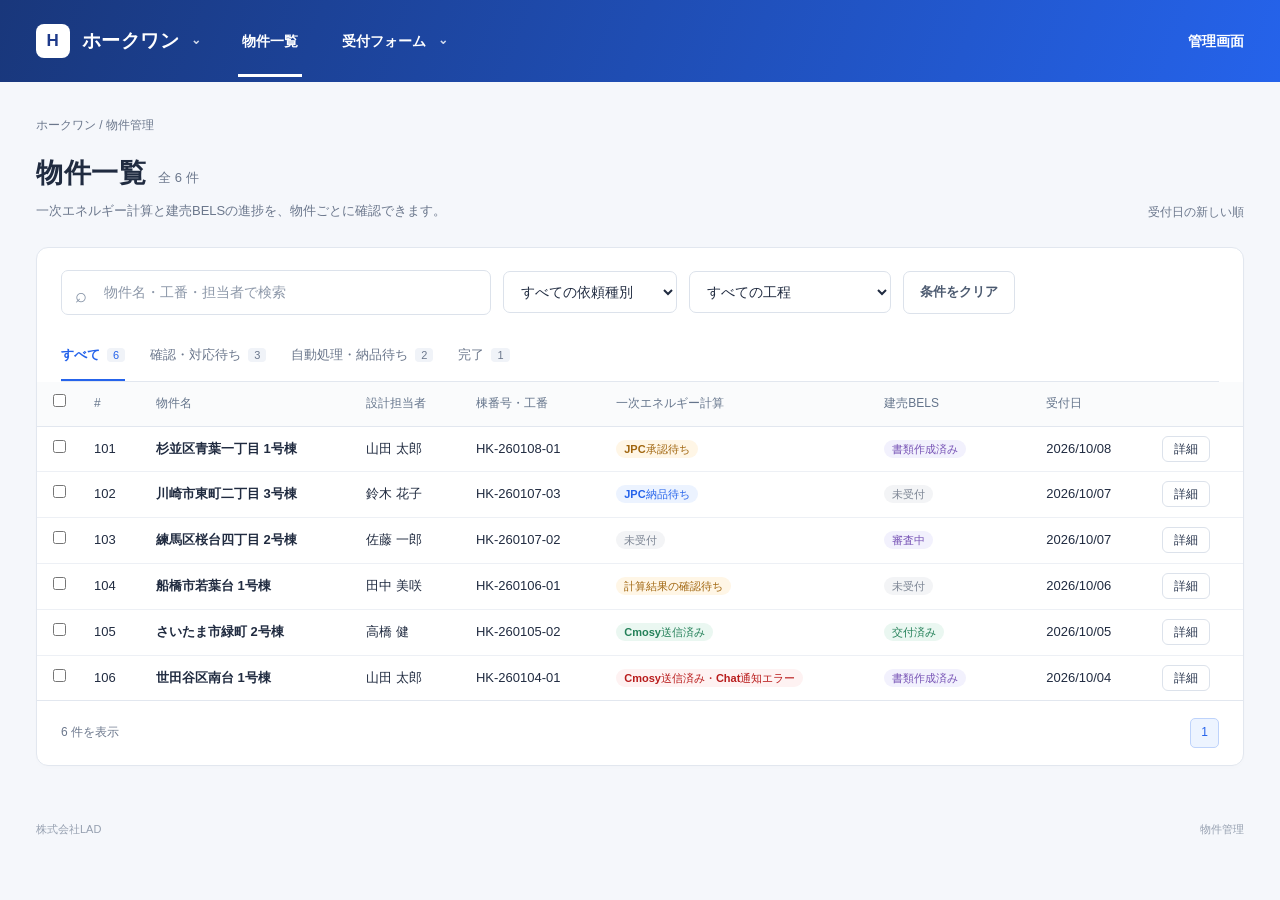
<file: index.html>
<!doctype html>
<html lang="ja">
<head>
<meta charset="utf-8"><meta name="viewport" content="width=device-width, initial-scale=1"><meta name="robots" content="noindex,nofollow">
<title>物件一覧 | LAD</title>
<style>
:root{--blue:#2563eb;--navy:#1e3a8a;--text:#202b40;--muted:#6b778c;--line:#e2e7ef;--bg:#f5f7fb}*{box-sizing:border-box}body{margin:0;background:var(--bg);color:var(--text);font:14px/1.6 -apple-system,BlinkMacSystemFont,"Segoe UI","Yu Gothic UI",Meiryo,sans-serif}button,input,select,textarea{font:inherit}button,a,input,select,textarea{outline-offset:4px}button,a{touch-action:manipulation}button{cursor:pointer}a{color:var(--blue);text-decoration:none}button{border:0}h1,h2,h3,p{margin:0}header{background:linear-gradient(110deg,#19377b,#2563eb);color:white}nav{max-width:1400px;margin:auto;display:flex;align-items:center;gap:36px;min-height:74px;padding:0 36px}.company{font-weight:700;font-size:19px;letter-spacing:.025em;display:flex;align-items:center;gap:12px}.mark{background:#fff;color:var(--navy);width:34px;height:34px;border-radius:8px;display:grid;place-items:center;font-size:17px}.navbutton{background:transparent;color:inherit;padding:24px 0;display:flex;align-items:center;gap:12px}.arrow{font-size:12px;opacity:.8}.nav-item{font-size:14px;font-weight:600;border-bottom:3px solid transparent;padding:25px 4px 22px}.nav-item.active{border-color:white}.nav-right{margin-left:auto;display:flex;align-items:center;gap:12px;font-size:12px;color:#d7e4ff}.avatar{border:1px solid #ffffff4d;border-radius:50%;width:34px;height:34px;display:grid;place-items:center;color:white;font-size:11px;font-weight:700}.menu-wrap{position:relative}.menu{position:absolute;top:64px;left:-10px;width:270px;padding:8px;background:#fff;color:var(--text);box-shadow:0 12px 38px #172b4d24;border:1px solid var(--line);border-radius:10px;z-index:10}.menu[hidden]{display:none}.menu small{display:block;color:var(--muted);font-size:11px;padding:8px 12px}.menu button,.menu a{display:block;width:100%;border:0;text-align:left;padding:12px;border-radius:6px;color:var(--text);background:white}.menu button:hover,.menu a:hover{background:#eff5ff;color:var(--blue)}.menu .chosen{background:#eff5ff;color:var(--blue);font-weight:700}.menu span{float:right}.container{max-width:1400px;margin:0 auto;padding:34px 36px 55px}.breadcrumb{color:var(--muted);font-size:12px;margin-bottom:17px}.heading{display:flex;align-items:flex-end;justify-content:space-between;gap:20px;margin-bottom:25px}h1{font-size:27px;letter-spacing:.02em;font-weight:700}.heading p{color:var(--muted);margin-top:6px;font-size:13px}.count{font-size:13px;margin-left:12px;font-weight:500;color:var(--muted);letter-spacing:0}.quiet{font-size:12px;color:var(--muted)}.card{border:1px solid var(--line);background:#fff;border-radius:12px;box-shadow:0 2px 5px #1c2b4503;overflow:hidden}.filters{padding:22px 24px 0;display:flex;gap:12px;align-items:center}.search{position:relative;flex:1;max-width:430px}.search span{position:absolute;left:14px;top:9px;font-size:20px;color:#8290a4}.search input{padding-left:42px;width:100%}input,select,textarea{padding:10px 13px;border:1px solid #dce2eb;border-radius:7px;background:#fff;color:var(--text);min-height:42px}input:focus,select:focus,textarea:focus{outline:2px solid #93b9ff;outline-offset:0;border-color:#2563eb}input::placeholder{color:#8d98a9}select{min-width:160px}.filter-tabs{display:flex;gap:25px;margin:19px 24px 0;border-bottom:1px solid var(--line)}.filter-tabs button{background:none;color:var(--muted);font-size:13px;padding:11px 0 14px;border-bottom:2px solid transparent}.filter-tabs button.active{color:var(--blue);font-weight:700;border-color:var(--blue)}.filter-tabs b{font-size:11px;padding:1px 6px;margin-left:7px;background:#f0f3f8;border-radius:4px;font-weight:500}.table-scroll{overflow-x:auto}table{border-collapse:collapse;width:100%;text-align:left;white-space:nowrap}th{background:#fafbfd;font-size:11px;font-weight:600;color:#748098;padding:15px 20px;border-bottom:1px solid var(--line)}td{padding:20px;border-bottom:1px solid #edf0f5;font-size:13px}th:first-child,td:first-child{padding-left:25px}tr:last-child td{border-bottom:0}tbody tr:hover{background:#f8fbff}.property{border:0;background:none;text-align:left;padding:0;color:var(--text);font-weight:650;font-size:14px}.property:hover{color:var(--blue)}.sub{display:block;color:var(--muted);font-size:11px;margin-top:5px;font-weight:400}.tag{display:inline-block;font-size:11px;border:1px solid #dce5f0;background:#f7f9fc;border-radius:4px;padding:2px 7px;margin:2px 4px 2px 0;color:#5b6980}.status{font-size:12px;font-weight:550;border-radius:99px;padding:5px 10px;white-space:nowrap;background:#f0f4f9;color:#5e6d85}.status:before{content:'●';font-size:7px;vertical-align:2px;margin-right:6px}.status.review{background:#fff6e6;color:#a0650e}.status.progress{background:#ecf3ff;color:#2563eb}.status.done{background:#eaf7f1;color:#248059}.status.wait{background:#f2f1fd;color:#7753b5}.row-action{background:none;color:var(--blue);font-size:12px;padding:7px}.table-bottom{padding:17px 24px;border-top:1px solid var(--line);display:flex;justify-content:space-between;align-items:center;color:var(--muted);font-size:12px}.page-number{border:1px solid #bed3fb;background:#edf4ff;color:var(--blue);padding:4px 10px;border-radius:5px}.empty{text-align:center;padding:65px 20px;color:var(--muted)}.footer{max-width:1400px;margin:auto;padding:0 36px 24px;display:flex;justify-content:space-between;color:#96a0b0;font-size:11px}.button{display:inline-flex;align-items:center;justify-content:center;gap:7px;background:#fff;color:#4c5a70;padding:10px 16px;border:1px solid #dce2eb;border-radius:7px;font-weight:600;font-size:13px}.button:hover{background:#f6f8fc}.button.primary{background:var(--blue);color:#fff;border-color:var(--blue)}.button.primary:hover{background:#1d4ed8}.details-grid{display:grid;grid-template-columns:minmax(0,1fr) 310px;gap:24px}.section-title{padding:19px 23px;border-bottom:1px solid var(--line);font-size:15px}.details-tabs{display:flex;padding:0 23px;gap:25px;border-bottom:1px solid var(--line)}.details-tabs button{padding:17px 0;background:none;color:var(--muted);border-bottom:2px solid transparent}.details-tabs button.active{color:var(--blue);border-color:var(--blue);font-weight:700}.content-panel{padding:24px}.facts{display:grid;grid-template-columns:1fr 1fr;gap:24px}.facts dt{font-size:12px;color:var(--muted);margin-bottom:6px}.facts dd{margin:0;font-size:14px}.timeline{padding:24px;margin:0;list-style:none}.timeline li{position:relative;padding:0 0 27px 23px;border-left:1px solid #dde5f1;font-size:13px}.timeline li:last-child{border:0;padding-bottom:0}.timeline li:before{content:'';position:absolute;left:-5px;top:7px;width:9px;height:9px;border-radius:50%;background:#77a3ec;box-shadow:0 0 0 4px white}.timeline small{display:block;color:var(--muted);font-size:11px;margin-top:4px}.document{display:flex;align-items:center;gap:13px;padding:17px 0;border-bottom:1px solid var(--line)}.document:last-child{border-bottom:0}.doc-icon{background:#f0f5ff;color:#5579bb;border-radius:7px;padding:10px;font-size:11px;font-weight:700}.document .button{margin-left:auto}.note{background:#f5f8fd;border-radius:7px;padding:16px;color:#617189;font-size:13px}.result-numbers{display:grid;grid-template-columns:repeat(3,1fr);gap:14px;margin:20px 0}.result-numbers div{border:1px solid var(--line);border-radius:8px;padding:18px}.result-numbers small{color:var(--muted)}.result-numbers strong{display:block;font-size:25px;margin-top:7px}.form-shell{max-width:850px;margin:0 auto;padding:45px 24px}.form-logo{font-size:14px;letter-spacing:.12em;color:var(--blue);font-weight:700;margin-bottom:27px}.form-shell h1{font-size:26px}.form-shell>p{margin:10px 0 27px;color:var(--muted)}.steps{display:flex;gap:30px;margin:30px 0;color:var(--muted);font-size:13px}.steps .active{color:var(--blue);font-weight:700}.form-card{padding:28px}.form-card h2{font-size:17px;margin:0 0 24px}.form-grid{display:grid;grid-template-columns:1fr 1fr;gap:20px}.form-grid label{display:flex;flex-direction:column;gap:7px;font-size:13px;font-weight:550}.required{color:#d63838}.full{grid-column:1/-1}.upload{background:#f9fbfe;border:1px dashed #cbd6e6;border-radius:8px;padding:17px;display:flex;flex-direction:column;gap:8px;margin-bottom:14px}.upload input{border:0;padding:0;min-height:25px;max-width:100%;font-size:12px;background:transparent}.upload strong{font-size:13px}.upload small{color:var(--muted)}.section-divider{margin:30px 0;border:0;border-top:1px solid var(--line)}.form-actions{display:flex;justify-content:flex-end;gap:10px;margin-top:24px}.form-actions .primary{min-width:180px}.receipt{padding:35px;text-align:center}.receipt h2{margin:10px 0}.receipt-icon{font-size:28px;color:#248059}.muted{color:var(--muted)}dialog{border:1px solid var(--line);border-radius:12px;width:min(560px,calc(100vw - 32px));padding:28px;color:var(--text);box-shadow:0 20px 70px #1c2b4526}dialog::backdrop{background:#1c2b4560}dialog h2{font-size:18px;margin-bottom:16px}dialog pre{white-space:pre-wrap;font:14px/1.8 inherit;background:#f5f8fd;padding:20px;border-radius:7px}dialog .form-actions{margin-top:18px}#toast{position:fixed;bottom:30px;left:50%;transform:translateX(-50%);background:#243654;color:white;border-radius:8px;padding:13px 22px;box-shadow:0 5px 25px #1c2b4530;z-index:30}#toast[hidden]{display:none}@media(min-width:1500px){.container{padding-top:45px}td{padding-top:23px;padding-bottom:23px}}@media(max-width:850px){nav{gap:20px;padding:0 18px}.company{font-size:16px}.nav-right span{display:none}.container{padding:25px 18px}.filters{flex-wrap:wrap;padding:18px 16px 0}.search{max-width:none;flex-basis:100%}.filters select{flex:1;min-width:130px}.details-grid{grid-template-columns:1fr}.heading{align-items:flex-start}h1{font-size:23px}.heading>.quiet{display:none}.filter-tabs{gap:18px;margin-left:16px;margin-right:16px}.form-grid{grid-template-columns:1fr}.footer{padding-left:18px;padding-right:18px}.facts{gap:20px}.result-numbers{grid-template-columns:1fr}.menu{width:240px}}@media(max-width:480px){nav{gap:15px;min-height:64px}.navbutton{padding:19px 0}.nav-item{padding:20px 0 17px}.company{gap:7px;font-size:14px}.mark{width:26px;height:26px;font-size:13px}.nav-right{display:none}.menu{top:58px}.heading{flex-wrap:wrap}.form-shell{padding:28px 16px}.form-card{padding:20px}.form-shell h1{font-size:22px}.filter-tabs{gap:12px}.filter-tabs button{font-size:12px}.form-actions{flex-wrap:wrap}.facts{grid-template-columns:1fr}.steps{gap:15px;font-size:12px}}
.workflow-switch{display:flex;gap:8px;margin:0 0 20px}.workflow-switch button{border:1px solid var(--line);border-radius:6px;background:#fff;padding:8px 17px;color:var(--muted);font-weight:600}.workflow-switch button.active{background:#eaf2ff;border-color:#bcd1f7;color:var(--blue)}.flow-steps{display:flex;gap:4px;margin-bottom:24px;background:white;padding:12px;border:1px solid var(--line);border-radius:9px}.flow-steps button{display:flex;align-items:center;gap:9px;flex:1;position:relative;background:white;padding:12px 10px;border-radius:6px;text-align:left;color:var(--muted);font-size:12px}.flow-steps button.active{background:#edf4ff;color:var(--blue);font-weight:700}.step-number{display:grid;place-items:center;min-width:24px;height:24px;border-radius:50%;border:1px solid #d7e0ed;background:#fafbfd;font-size:11px}.active .step-number{background:var(--blue);border-color:var(--blue);color:white}.step-arrow{margin-left:auto;font-size:22px;color:#aeb9c9}.next-stage{border-top:1px solid var(--line);padding:18px 24px;display:flex;align-items:center;justify-content:space-between;gap:15px}.next-stage>span{color:var(--muted);font-size:12px}.flow-heading{font-size:14px;margin-bottom:16px}.flow-notice{border:1px solid #dae6f7;background:#f8fbff;padding:18px;border-radius:8px;margin-bottom:25px}.flow-notice p{font-size:13px;color:var(--muted);margin-top:12px}@media(max-width:850px){.flow-steps{flex-wrap:wrap}.flow-steps button{flex:1 1 28%;min-width:140px}.next-stage{flex-wrap:wrap}.nav-right span{display:inline}}
.bels-aligned{max-width:1200px;padding-top:28px}.bels-aligned .card{border-radius:8px;box-shadow:0 1px 2px #0000000a}.bels-aligned .card+.card{margin-top:16px}.bels-columns{display:grid;grid-template-columns:1fr 1fr;gap:16px;margin-bottom:16px}.bels-card-title{margin:0;padding:14px 20px;font-size:15px;background:#fafbfc;border-bottom:1px solid var(--line);display:flex;justify-content:space-between;align-items:center;gap:10px}.bels-card-body{padding:20px}.bels-facts{display:grid;grid-template-columns:145px minmax(0,1fr);gap:10px;margin:0;font-size:13px}.bels-facts dt{color:var(--muted)}.bels-facts dd{margin:0;overflow-wrap:anywhere}.bels-property-heading{display:flex;align-items:center;justify-content:space-between;gap:15px;margin:18px 0}.bels-property-heading>div:first-child{display:flex;align-items:center;gap:10px;flex-wrap:wrap}.bels-property-heading h1{font-size:22px}.bels-actions{display:flex;gap:8px;align-items:center;flex-wrap:wrap}.bels-actions .button{white-space:nowrap}.reading-banner{border-left:4px solid #7c3aed!important}.reading-banner .bels-card-title{font-size:14px}.reading-banner p{font-size:13px}.read-action{display:flex;align-items:center;gap:10px;flex-wrap:wrap;margin-top:17px}.read-action input{max-width:255px;font-size:12px;border:0;padding:0;min-height:25px}.read-action .quiet{font-size:11px}.bels-check-row{display:flex;align-items:center;gap:12px;width:100%;text-align:left;background:white;border:1px solid var(--line);border-radius:6px;padding:12px;margin-bottom:6px;color:#475569;font-size:13px}.bels-check-row:hover{border-color:#94b8f1}.bels-check-row.checked{background:#ecfdf5;border-color:#b7ead3}.bels-check-row small{margin-left:auto;color:var(--muted);font-size:10px}.check-square{font-size:12px;color:#6b7280}.bels-upload{padding:15px 0;border-bottom:1px solid var(--line)}.bels-upload:first-child{padding-top:0}.bels-upload:last-child{border:0}.bels-upload>strong{font-size:13px}.bels-file-line{display:flex;align-items:center;gap:12px;margin-top:9px;font-size:13px}.bels-file-line .button{padding:5px 12px;font-size:12px}.bels-file-line input{padding:0;border:0;min-height:25px;font-size:12px;max-width:330px}.bels-card{scroll-margin-top:24px;transition:box-shadow .3s}.bels-card.section-focus{box-shadow:0 0 0 3px #a7c6fb}.bels-aligned .document{padding:13px 0}.bels-aligned .document strong{font-size:13px}.bels-aligned .document .button{font-size:12px;padding:6px 12px}@media(max-width:850px){.bels-columns{grid-template-columns:1fr}.bels-property-heading{align-items:flex-start;flex-direction:column}.bels-facts{grid-template-columns:115px minmax(0,1fr)}.bels-card-title{flex-wrap:wrap}.bels-file-line{flex-wrap:wrap}.bels-file-line input{max-width:100%}}
.original-project-table th{padding:12px 14px;font-size:12px;font-weight:400;background:#fafbfc;color:#64748b}.original-project-table td{padding:12px 14px;font-size:13px}.original-project-table th:first-child,.original-project-table td:first-child{padding-left:16px;width:40px}.original-project-table .property{font-size:13px;font-weight:600}.original-project-table input[type=checkbox]{width:13px;height:13px;min-height:0;margin:0;accent-color:var(--blue)}.original-project-table .status{padding:3px 8px;font-size:11px}.original-project-table .status:before{display:none}.plain-pill{font-size:11px;border-radius:20px;background:#f3f4f6;color:#475569;padding:3px 8px}.compact-detail{border:1px solid #dce2eb;border-radius:6px;background:#fff;padding:5px 11px;color:#25324b;font-size:12px}.compact-detail:hover{background:#eff6ff}.compact-delete{color:#ef4444;background:none;font-size:12px;padding:5px 0 5px 13px}.row-controls{white-space:nowrap}
</style>
<link rel="stylesheet" href="./workflow.css"></head>
<body><div id="app"></div><div id="toast" role="status" hidden></div><dialog id="preview"><h2 id="preview-title"></h2><div id="preview-body"></div><div class="form-actions"><button class="button" id="close-preview">閉じる</button></div></dialog>
<script src="./workflow.js"></script></body></html>
</file>
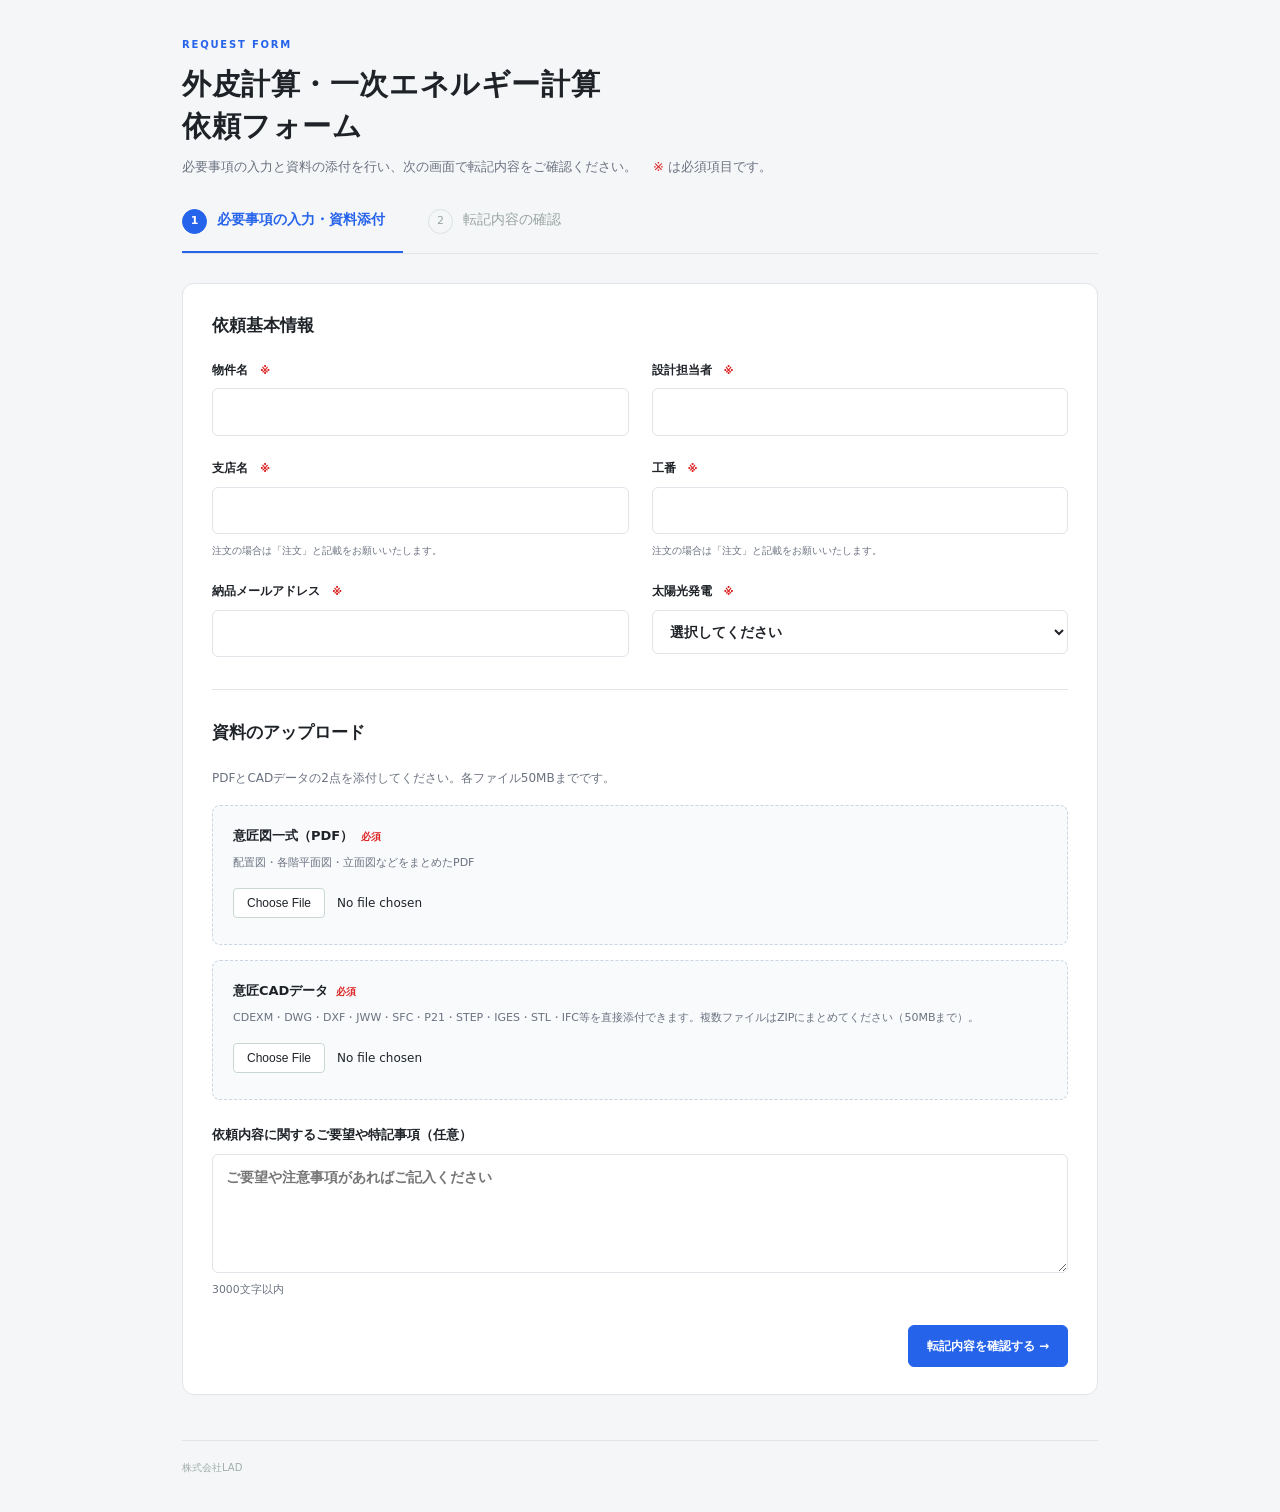
<file: form-hawkone.html>
<!doctype html><html lang="ja"><head><meta charset="utf-8"><meta name="viewport" content="width=device-width, initial-scale=1"><meta name="robots" content="noindex,nofollow"><title>外皮計算・一次エネルギー計算依頼フォーム</title><link rel="stylesheet" href="./forms-style.css"><script src="./forms-preview.js" defer></script></head>
<body class="customer-intake"><main><div class="content">
<div class="heading"><div><p class="eyebrow">REQUEST FORM</p><h1>外皮計算・一次エネルギー計算<br>依頼フォーム</h1><p class="sub">必要事項の入力と資料の添付を行い、次の画面で転記内容をご確認ください。<span class="required-guide"><em class="required" aria-label="必須">※</em>は必須項目です。</span></p></div></div>
<div id="notice" role="status" aria-live="polite" hidden></div>
<ol class="steps" aria-label="受付の流れ"><li class="active"><span>1</span>必要事項の入力・資料添付</li><li><span>2</span>転記内容の確認</li></ol>
<section id="input-step" class="card"><h2>依頼基本情報</h2><form id="request-form"><div class="fields">
<label><span>物件名 <em class="required" aria-label="必須">※</em></span><input name="propertyName" maxlength="50" required autocomplete="off"></label><label><span>設計担当者 <em class="required" aria-label="必須">※</em></span><input name="designerName" maxlength="200" required autocomplete="name"></label>
<label><span>支店名 <em class="required" aria-label="必須">※</em></span><input name="branchName" maxlength="200" required><small>注文の場合は「注文」と記載をお願いいたします。</small></label><label><span>工番 <em class="required" aria-label="必須">※</em></span><input name="projectNumber" maxlength="200" required autocomplete="off"><small>注文の場合は「注文」と記載をお願いいたします。</small></label>
<label><span>納品メールアドレス <em class="required" aria-label="必須">※</em></span><input name="deliveryEmail" type="email" maxlength="254" required autocomplete="email"></label><label><span>太陽光発電 <em class="required" aria-label="必須">※</em></span><select name="solarInstalled" required><option value="">選択してください</option><option>あり</option><option>なし</option></select></label>
</div>
<div id="upload-step" class="combined-uploads"><h2>資料のアップロード</h2><p id="property"></p><p class="hint">PDFとCADデータの2点を添付してください。各ファイル50MBまでです。</p>
<p id="drawing-read-notice" hidden class="hint">意匠図一式のPDFから情報を自動で読み取ります。CAD・仕様書・構造図は読取り対象に含みません。読取後、根拠と値を確認・修正してから転記できます。</p>
<label class="upload-zone"><strong>意匠図一式（PDF）<em class="required">必須</em></strong><span>配置図・各階平面図・立面図などをまとめたPDF</span><input id="design" type="file" accept=".pdf,application/pdf"><small id="design-status"></small></label>
<label class="upload-zone"><strong>意匠CADデータ<em class="required">必須</em></strong><span>CDEXM・DWG・DXF・JWW・SFC・P21・STEP・IGES・STL・IFC等を直接添付できます。複数ファイルはZIPにまとめてください（50MBまで）。</span><input id="cad" type="file" accept=".zip,.cdexm,.cdex,.dwg,.dxf,.jww,.jwc,.sfc,.p21,.step,.stp,.iges,.igs,.stl,.ifc"><small id="cad-status"></small></label>
<label class="request-notes">依頼内容に関するご要望や特記事項（任意）<textarea id="request-notes" maxlength="3000" rows="4" placeholder="ご要望や注意事項があればご記入ください"></textarea><small>3000文字以内</small></label>
<p id="drawing-summary" class="hint" hidden></p><p id="drawing-warning" class="review-warning" role="alert" hidden></p><div class="actions"><button id="complete" class="primary" type="submit">転記内容を確認する →</button></div></div></form></section>
<section id="review-step" class="card" hidden><h2>転記内容の確認・修正</h2><p>まだスプレッドシートへ転記していません。入力内容と意匠図の読取結果を確認し、必要に応じて修正してください。</p><p id="review-warning" class="review-warning" role="alert" hidden></p><form id="review-form"><h3>依頼基本情報</h3><div id="review-basic" class="fields"></div><h3>意匠図からの読取結果</h3><p class="hint">物件名はフォーム入力を使用しています。下の3項目は図面と照合し、空欄の場合は手入力してください。</p><div id="review-drawing" class="fields"></div><label class="request-notes">依頼内容に関するご要望や特記事項（任意）<textarea name="requestNotes" maxlength="3000" rows="4"></textarea></label><dl id="review-dates" class="summary"></dl><p id="review-documents" class="hint"></p><label class="checkbox"><input id="review-checked" type="checkbox" required>添付した意匠図がこの物件の資料であることと、上記の転記内容を確認しました。</label><div class="actions between"><button id="review-back" type="button" class="secondary">戻って修正する</button><button id="confirm-transfer" class="primary" type="submit">この内容で確定して転記する</button></div></form></section>
<section id="done-step" class="card" hidden><p class="eyebrow">RECEIVED</p><h2>ご依頼を受け付けました</h2><p>確認した入力内容と資料を受け付けました。この内容でスプレッドシートへの転記・資料保存を進めます。</p><p id="receipt" class="hint"></p><div class="actions"><button id="new" class="secondary">別の物件を依頼する</button></div></section>
<footer>株式会社LAD</footer></div></main></body></html>
</file>
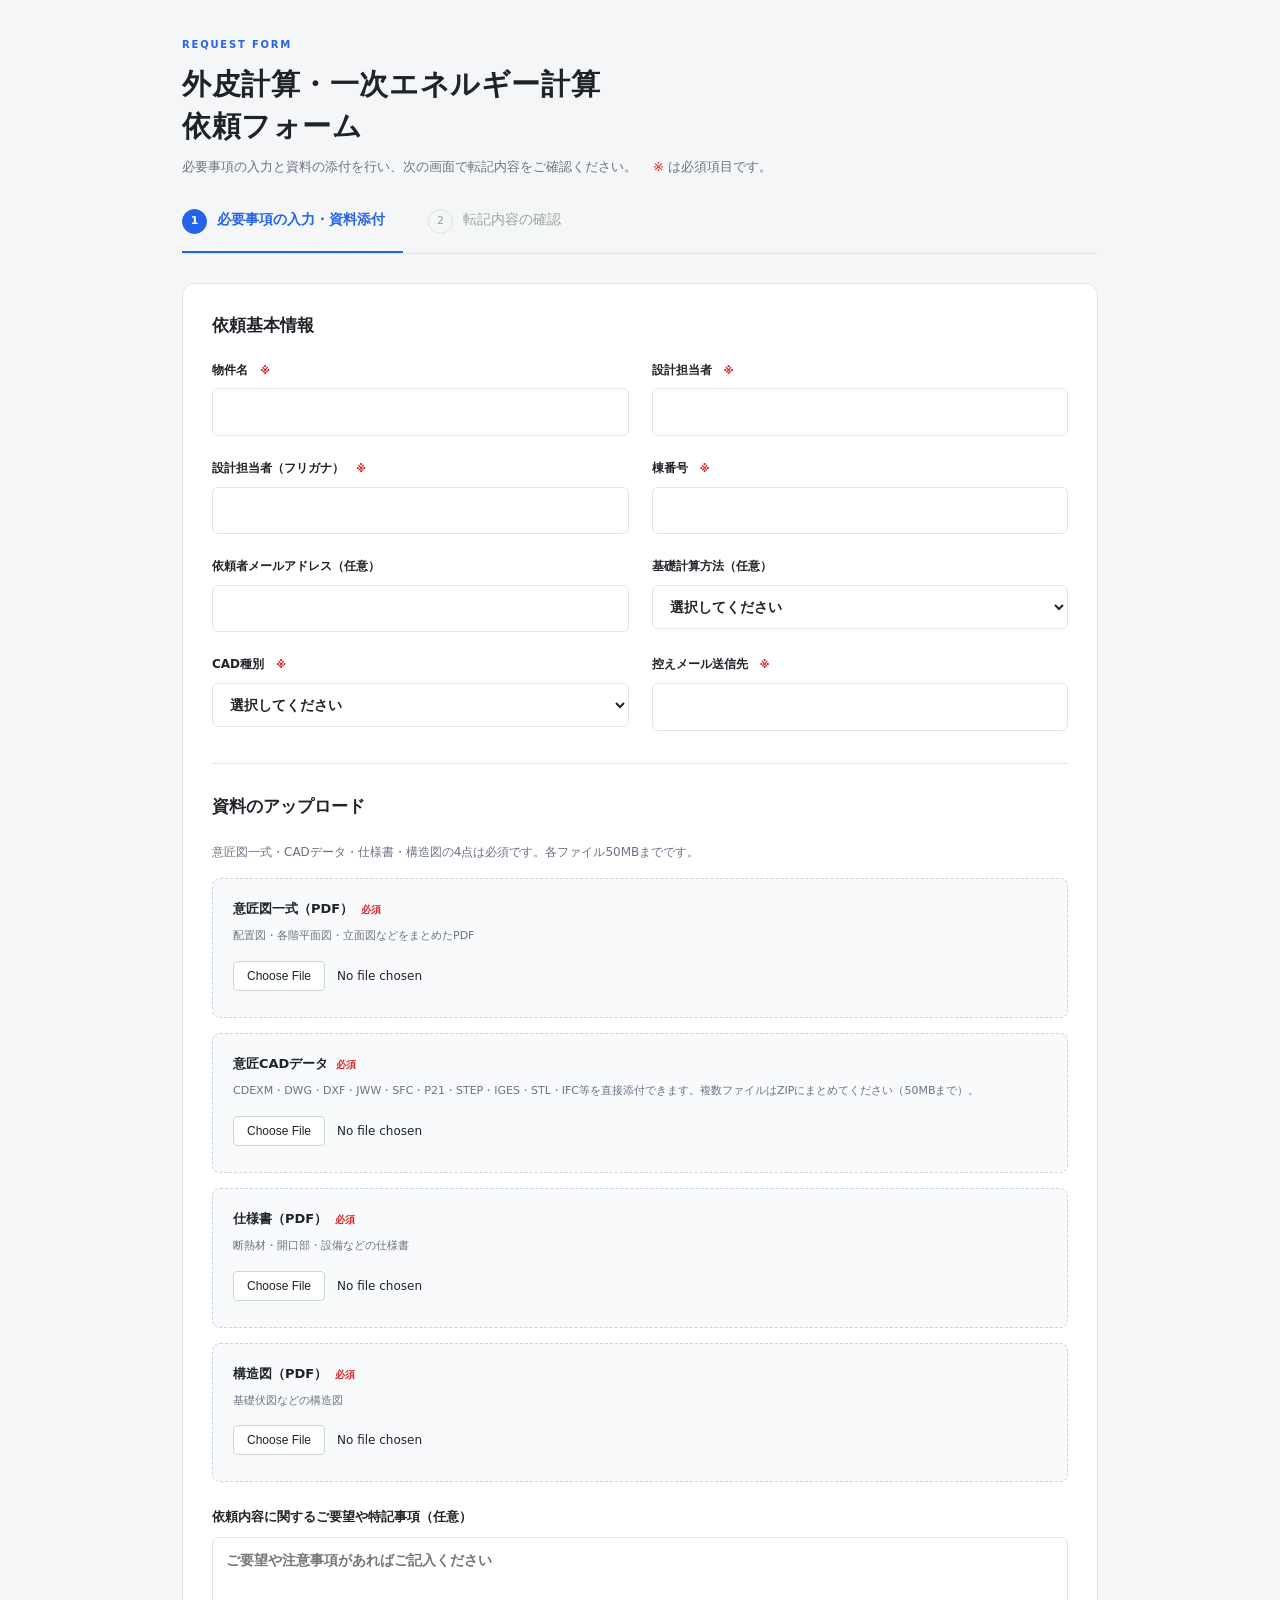
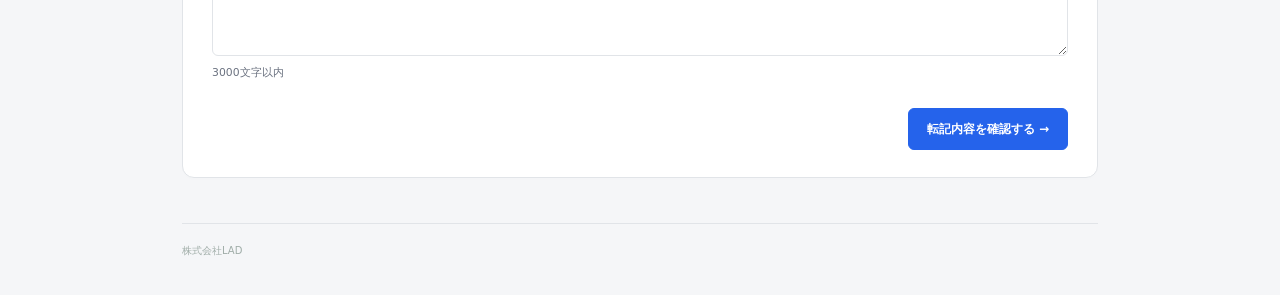
<file: form-ohd.html>
<!doctype html><html lang="ja"><head><meta charset="utf-8"><meta name="viewport" content="width=device-width, initial-scale=1"><meta name="robots" content="noindex,nofollow"><title>外皮計算・一次エネルギー計算依頼フォーム</title><link rel="stylesheet" href="./forms-style.css"><script src="./forms-preview.js" defer></script></head>
<body class="customer-intake" data-company="ohd"><main><div class="content">
<div class="heading"><div><p class="eyebrow">REQUEST FORM</p><h1>外皮計算・一次エネルギー計算<br>依頼フォーム</h1><p class="sub">必要事項の入力と資料の添付を行い、次の画面で転記内容をご確認ください。<span class="required-guide"><em class="required" aria-label="必須">※</em>は必須項目です。</span></p></div></div>
<div id="notice" role="status" aria-live="polite" hidden></div>
<ol class="steps" aria-label="受付の流れ"><li class="active"><span>1</span>必要事項の入力・資料添付</li><li><span>2</span>転記内容の確認</li></ol>
<section id="input-step" class="card"><h2>依頼基本情報</h2><form id="request-form"><div class="fields">
<label><span>物件名 <em class="required" aria-label="必須">※</em></span><input name="propertyName" maxlength="200" required autocomplete="off"></label><label><span>設計担当者 <em class="required" aria-label="必須">※</em></span><input name="designerName" maxlength="200" required autocomplete="name"></label>
<label><span>設計担当者（フリガナ） <em class="required" aria-label="必須">※</em></span><input name="designerKana" maxlength="200" required></label><label><span>棟番号 <em class="required" aria-label="必須">※</em></span><input name="buildingNo" maxlength="200" required autocomplete="off"></label>
<label><span>依頼者メールアドレス（任意）</span><input name="email" type="email" maxlength="254" autocomplete="email"></label><label><span>基礎計算方法（任意）</span><select name="foundationMethod"><option value="">選択してください</option><option value="新">新計算法</option><option value="旧">旧計算法</option></select></label>
<label><span>CAD種別 <em class="required" aria-label="必須">※</em></span><select name="cadType" required><option value="">選択してください</option><option value="アーキトレンド">アーキトレンド（CDEXMなど）</option><option value="JWW">Jw_cad（.jww）</option><option value="DWG">DWG（.dwg）</option><option value="DXF">DXF（.dxf）</option><option value="SFC">SFC（.sfc）</option><option value="P21">P21（.p21）</option><option value="STEP / STP">STEP / STP（.step / .stp）</option><option value="IGES / IGS">IGES / IGS（.iges / .igs）</option><option value="STL">STL（.stl）</option><option value="IFC">IFC（.ifc）</option><option value="その他">その他</option></select></label>
<label id="cad-other-field" hidden><span>CAD種別（その他の内容） <em class="required" aria-label="必須">※</em></span><input name="cadTypeOther" maxlength="200" placeholder="例：Jw_cad" autocomplete="off" disabled></label>
<label><span>控えメール送信先 <em class="required" aria-label="必須">※</em></span><input name="receiptEmail" type="email" maxlength="254" required autocomplete="email"></label></div>
<div id="upload-step" class="combined-uploads"><h2>資料のアップロード</h2><p id="property"></p><p class="hint">意匠図一式・CADデータ・仕様書・構造図の4点は必須です。各ファイル50MBまでです。</p>
<p id="drawing-read-notice" hidden class="hint">意匠図一式のPDFから情報を自動で読み取ります。CAD・仕様書・構造図は読取り対象に含みません。読取後、根拠と値を確認・修正してから転記できます。</p>
<label class="upload-zone"><strong>意匠図一式（PDF）<em class="required">必須</em></strong><span>配置図・各階平面図・立面図などをまとめたPDF</span><input id="design" type="file" accept=".pdf,application/pdf"><small id="design-status"></small></label>
<label class="upload-zone"><strong>意匠CADデータ<em class="required">必須</em></strong><span>CDEXM・DWG・DXF・JWW・SFC・P21・STEP・IGES・STL・IFC等を直接添付できます。複数ファイルはZIPにまとめてください（50MBまで）。</span><input id="cad" type="file" accept=".zip,.cdexm,.cdex,.dwg,.dxf,.jww,.jwc,.sfc,.p21,.step,.stp,.iges,.igs,.stl,.ifc"><small id="cad-status"></small></label>
<label class="upload-zone"><strong>仕様書（PDF）<em class="required">必須</em></strong><span>断熱材・開口部・設備などの仕様書</span><input id="specification" type="file" accept=".pdf,application/pdf"><small id="specification-status"></small></label>
<label class="upload-zone"><strong>構造図（PDF）<em class="required">必須</em></strong><span>基礎伏図などの構造図</span><input id="structure" type="file" accept=".pdf,application/pdf"><small id="structure-status"></small></label>
<label class="request-notes">依頼内容に関するご要望や特記事項（任意）<textarea id="request-notes" maxlength="3000" rows="4" placeholder="ご要望や注意事項があればご記入ください"></textarea><small>3000文字以内</small></label>
<p id="drawing-summary" class="hint" hidden></p><p id="drawing-warning" class="review-warning" role="alert" hidden></p><div class="actions"><button id="complete" class="primary" type="submit">転記内容を確認する →</button></div></div></form></section>
<section id="review-step" class="card" hidden><h2>転記内容の確認・修正</h2><p>まだスプレッドシートへ転記していません。入力内容と意匠図の読取結果を確認し、必要に応じて修正してください。</p><p id="review-warning" class="review-warning" role="alert" hidden></p><form id="review-form"><h3>依頼基本情報</h3><div id="review-basic" class="fields"></div><h3>意匠図からの読取結果</h3><p class="hint">物件名はフォーム入力を使用しています。下の3項目は図面と照合し、空欄の場合は手入力してください。</p><div id="review-drawing" class="fields"></div><label class="request-notes">依頼内容に関するご要望や特記事項（任意）<textarea name="requestNotes" maxlength="3000" rows="4"></textarea></label><dl id="review-dates" class="summary"></dl><p id="review-documents" class="hint"></p><label class="checkbox"><input id="review-checked" type="checkbox" required>添付した意匠図がこの物件の資料であることと、上記の転記内容を確認しました。</label><div class="actions between"><button id="review-back" type="button" class="secondary">戻って修正する</button><button id="confirm-transfer" class="primary" type="submit">この内容で確定して転記する</button></div></form></section>
<section id="done-step" class="card" hidden><p class="eyebrow">RECEIVED</p><h2>ご依頼を受け付けました</h2><p>確認した入力内容と資料を受け付けました。この内容でスプレッドシートへの転記・資料保存を進めます。</p><p id="receipt" class="hint"></p><div class="actions"><button id="new" class="secondary">別の物件を依頼する</button></div></section>
<footer>株式会社LAD</footer></div></main></body></html>
</file>
<file: workflow.css>
.bels-aligned{max-width:1320px}.workflow-switch{display:grid;grid-template-columns:1fr 1fr;gap:12px;margin:22px 0}.workflow-tab{display:flex;align-items:center;justify-content:space-between;gap:14px;border:1px solid var(--line);border-radius:8px;background:white;padding:17px 20px;color:#617089}.workflow-tab.active{border-color:#7aa5ef;box-shadow:inset 0 3px 0 #2563eb;background:#f5f9ff;color:#1e40af}.workflow-tab strong{font-size:16px}.detail-nav{display:flex;gap:24px;border-bottom:1px solid #dce4ee;margin:24px 0;overflow:auto;white-space:nowrap}.detail-nav a{color:#627086;padding:12px 0;border-bottom:3px solid transparent;font-size:13px}.detail-nav .active{color:#2563eb;font-weight:700;border-color:#2563eb}.next-action{display:flex;justify-content:space-between;align-items:center;gap:20px;background:#fff;border:1px solid #dce5f3;border-left:4px solid #2563eb;border-radius:8px;padding:18px 22px}.next-action strong{display:block;font-size:18px;margin:3px 0}.next-action p{color:#64748b;font-size:12px}.next-action.error{border-left-color:#dc2626;background:#fffafa}.status.error{background:#fef2f2;color:#b91c1c}.status.neutral{background:#f3f4f6;color:#7b8493}.status.neutral:before{display:none}.workflow-checklist{list-style:none;padding:0;margin:0}.workflow-checklist li{position:relative;margin:0}.workflow-checklist a{display:flex;gap:12px;align-items:center;padding:11px 0;color:#8b95a5}.workflow-checklist li:not(:last-child):before{content:'';position:absolute;width:1px;background:#e2e7ef;left:12px;top:36px;bottom:-9px}.step-dot{flex:none;display:grid;place-items:center;width:25px;height:25px;border:1px solid #dce2eb;border-radius:50%;font-size:11px;z-index:1;background:#fff}.step-label{font-size:12px;flex:1}.step-label small{display:block;font-size:10px;color:#8994a5;margin-top:1px}.workflow-checklist .complete a{color:#334155}.complete .step-dot{color:#15805a;border-color:#b5e4cf;background:#ecfdf5}.workflow-checklist .current a{color:#1e40af;font-weight:700}.current .step-dot{background:#2563eb;border-color:#2563eb;color:white}.workflow-checklist .failed .step-dot{background:#dc2626;border-color:#dc2626}.owner{font-size:10px;font-weight:500;background:#f1f5f9;color:#64748b;padding:2px 7px;border-radius:4px}.owner.human{color:#915e13;background:#fff5e5}.gap-top{margin-top:16px}.receipt-stages{display:grid;grid-template-columns:1fr 1fr;gap:9px;margin-bottom:22px}.receipt-stages div{font-size:12px;border:1px solid #e2e8f0;border-radius:7px;padding:12px;color:#8b95a5}.receipt-stages span{margin-right:8px}.receipt-stages small{display:block;margin:4px 0 0 22px}.receipt-stages .complete{background:#f0fdf8;border-color:#cbe7d9;color:#226b52}.approval-box{margin-top:22px;border-top:1px solid var(--line);padding-top:20px}.approval-box h3{font-size:14px}.approval-box p{font-size:12px;color:var(--muted);margin-top:8px}.check-line{display:block;margin:22px 0;font-size:13px}.check-line label{display:flex;gap:10px;align-items:flex-start}.check-line input{width:15px;height:15px;min-height:0;margin-top:4px;accent-color:#2563eb}.button:disabled,button:disabled{opacity:.45;cursor:not-allowed}.action-note{margin-top:13px;font-size:11px!important}.chat-message{border:1px solid #dfe7f0;border-radius:8px;padding:17px;margin-bottom:14px;background:#fafcff}.chat-title{display:flex;justify-content:space-between;align-items:center;gap:10px;font-size:13px;font-weight:700;margin-bottom:12px}.chat-message p{font-size:12px;white-space:pre-wrap;margin-bottom:10px}.chat-message a{font-size:12px}.folder-tree{background:#f6f8fb;border:1px solid #e6ebf2;padding:18px;border-radius:7px;font-size:12px;overflow-wrap:anywhere}.folder-tree span{display:block;padding-left:12px;color:#67768c;margin-top:10px}.plain-steps{padding-left:20px;color:#536176;font-size:13px;margin:0 0 24px}.plain-steps li{padding:6px 0}.event-list{padding-left:20px;font-size:12px}.event-list li{padding:7px 0}.reading-table td,.reading-table th{white-space:normal;padding:14px}.result-summary{display:flex;justify-content:space-between;gap:20px;margin-bottom:24px}.result-summary .quiet{white-space:nowrap}fieldset{border:0;border-top:1px solid var(--line);padding:20px 0;margin:20px 0}legend{font-size:14px;font-weight:700;padding:0 10px 0 0}#calc-form .form-grid{grid-template-columns:repeat(3,1fr)}.action-strip{display:flex;align-items:center;gap:10px;flex-wrap:wrap;border-top:1px solid var(--line);padding-top:20px}.action-strip span{flex:1;min-width:180px;font-size:12px;color:#64748b}.message-preview{white-space:pre-wrap;background:#f6f8fb;padding:18px;border:1px solid #e2e8f0;border-radius:7px;margin-top:20px;font-size:13px}dialog{width:min(740px,calc(100vw - 32px));max-height:90vh;overflow:auto}dialog .form-grid{gap:16px}.form-grid label small{font-weight:400}.form-grid [hidden]{display:none}.document{overflow-wrap:anywhere}.document>div{min-width:0;flex:1}.document strong{word-break:break-all}.filters select{max-width:240px}.filters{flex-wrap:wrap}a.property{font-weight:600}.bels-facts dd{white-space:pre-wrap}.original-project-table th:nth-child(6),.original-project-table td:nth-child(6){min-width:195px}.original-project-table th:nth-child(7),.original-project-table td:nth-child(7){min-width:130px}@media(max-width:850px){.workflow-switch{grid-template-columns:1fr}.next-action{align-items:flex-start;flex-direction:column}.next-action .button{width:100%}.detail-nav{gap:20px}.result-summary{flex-direction:column}#calc-form .form-grid{grid-template-columns:1fr 1fr}.filters select{max-width:none}.action-strip .button{width:100%}}@media(max-width:480px){#calc-form .form-grid{grid-template-columns:1fr}.receipt-stages{grid-template-columns:1fr}.workflow-tab{padding:14px}.workflow-tab strong{font-size:14px}.chat-title{align-items:flex-start;flex-direction:column}.bels-facts{grid-template-columns:100px minmax(0,1fr)}}
.phase-map{display:flex;gap:8px;margin:22px 0}.phase-map a{flex:1;display:flex;gap:10px;align-items:center;padding:13px 14px;background:#f1f5f9;border:1px solid #e2e8f0;border-radius:7px;color:#718096;font-size:14px}.phase-map b{display:grid;place-items:center;background:white;border-radius:50%;width:25px;height:25px;flex:none;font-size:12px}.phase-map .done{color:#226b52;background:#f0fdf8;border-color:#cbe7d9}.phase-map .current{color:#1e40af;background:#eef5ff;border-color:#85acf0}.phase-map .current b{background:#2563eb;color:white}.process-sequence{counter-reset:process;list-style:none;padding:0;margin:0}.process-sequence li{counter-increment:process;position:relative;padding:0 0 24px 42px}.process-sequence li:before{content:counter(process);position:absolute;left:0;top:0;background:#edf4ff;color:#2563eb;border:1px solid #cfdef5;border-radius:50%;width:27px;height:27px;display:grid;place-items:center;font-size:13px}.process-sequence li:not(:last-child):after{content:'';position:absolute;left:13px;top:29px;bottom:3px;border-left:1px solid #dce5f1}.process-sequence strong{display:block;font-size:15px}.process-sequence span{display:block;font-size:14px;color:#64748b;margin-top:5px;line-height:1.7}.storage-tree{margin-top:18px;line-height:1.8}.storage-tree>strong{font-size:14px}.tree-branch{border-left:1px solid #bbcce3;margin:14px 0 0 8px;padding:6px 12px}.storage-tree span{display:block;padding:0;margin:0;color:#425570;font-size:14px}.storage-tree small{display:block;font-size:12px;color:#64748b}.result-branch{background:#edf4ff;border-left:3px solid #2563eb;border-radius:0 6px 6px 0;padding:12px}.result-branch strong{color:#1e40af;font-size:14px;display:block;margin-bottom:7px}.reading-details{background:white;border:1px solid #dce5ef;border-radius:8px;margin:0 0 22px;padding:18px 22px}.reading-details summary{font-size:15px;font-weight:600;color:#1e40af;cursor:pointer}.reading-details td{font-size:14px}.detail-nav a,.step-label,.chat-message p,.chat-message a,.plain-steps,.folder-tree,.check-line{font-size:14px}.step-label small,.owner,.action-note{font-size:12px!important}.workflow-checklist a{align-items:flex-start}.step-dot{margin-top:2px}.next-action p,.approval-box p{font-size:14px;line-height:1.7}.reading-table td:nth-child(3){min-width:110px}.reading-table td:last-child{min-width:210px}.chat-message p{line-height:1.8}@media(max-width:850px){.phase-map{overflow-x:auto;padding-bottom:4px}.phase-map a{min-width:140px;flex:none}.reading-details{padding:16px}.phase-map b{width:22px;height:22px}}
.solar-face{margin-top:18px;padding-top:18px;border-top:1px dashed #d5deea}.solar-face[hidden]{display:none!important}.solar-face h3{grid-column:1/-1;font-size:14px;color:#475569}
</file>
<file: forms-style.css>
:root{--ink:#203a3d;--muted:#708083;--teal:#147e77;--teal-light:#e9f4f1;--line:#e3e9e7;--bg:#f6f8f7;--white:#fff}
*{box-sizing:border-box}body{margin:0;background:var(--bg);color:var(--ink);font:14px/1.7 "Yu Gothic UI","Meiryo",system-ui,sans-serif}button,input,select,textarea{font:inherit}button,a,input,select,textarea{touch-action:manipulation}button{cursor:pointer}button:disabled{opacity:.45;cursor:not-allowed}a{color:var(--teal);text-decoration:none}button:focus-visible,a:focus-visible{outline:3px solid #8bcec5;outline-offset:3px}[hidden]{display:none!important}
.sidebar{width:230px;position:fixed;inset:0 auto 0 0;background:#fff;border-right:1px solid var(--line);padding:34px 20px;display:flex;flex-direction:column}.brand{display:flex;gap:12px;align-items:center;color:var(--ink);font-size:23px;font-weight:750;margin:0 8px 35px}.brand-icon{background:var(--teal);color:white;width:40px;height:42px;display:grid;place-items:center;border-radius:10px}.brand small{display:block;font-size:11px;font-weight:500;letter-spacing:.05em}.nav-caption{font-size:11px;color:#8b9999;margin:21px 12px 9px;letter-spacing:.07em}.nav{border:0;background:transparent;color:#526568;text-align:left;padding:13px 14px;border-radius:8px;margin:3px 0;display:flex;justify-content:space-between}.nav.active{background:var(--teal-light);color:var(--teal);font-weight:700}.nav:hover{background:#f0f5f4}.sidebar-bottom{margin-top:auto;font-size:11px;color:var(--muted);padding:15px 9px;border-top:1px solid var(--line)}.status-dot{display:inline-block;background:#dda451;border-radius:50%;width:7px;height:7px}
main{margin-left:230px}.topbar{height:72px;display:flex;align-items:center;justify-content:space-between;background:white;border-bottom:1px solid var(--line);padding:0 42px;font-size:12px;color:var(--muted)}.topbar b{color:var(--ink);font-weight:500}.sep{padding:0 16px;color:#c7d2cf}.pill{display:inline-block;background:#eff4f2;color:#627771;border-radius:20px;padding:4px 12px;font-size:11px;white-space:nowrap}.content{max-width:1360px;margin:auto;padding:36px 42px}.heading{display:flex;align-items:center;justify-content:space-between;gap:24px;margin-bottom:30px}.eyebrow{font-size:10px;font-weight:750;letter-spacing:.18em;color:var(--teal);margin:0 0 10px}h1{font-size:29px;font-weight:650;letter-spacing:.02em;line-height:1.45;margin:0 0 9px}h2{font-size:17px;font-weight:650;margin:0 0 20px}h3{font-size:14px;margin-top:30px}.sub{color:var(--muted);margin:0;font-size:13px}.steps{padding:0;list-style:none;display:flex;margin:0 0 29px;border-bottom:1px solid var(--line)}.steps li{padding:0 18px 17px 0;margin-right:25px;color:#98a4a1;white-space:nowrap}.steps span{display:inline-grid;place-items:center;border:1px solid #d9e2de;width:25px;height:25px;border-radius:50%;font-size:11px;margin-right:10px}.steps .active{color:var(--teal);border-bottom:2px solid var(--teal);font-weight:700}.steps .active span{color:white;background:var(--teal);border-color:var(--teal)}.steps .done{color:var(--teal)}
.intake-layout{display:grid;grid-template-columns:minmax(0,1fr) 265px;gap:28px;align-items:start}.card{background:white;border:1px solid var(--line);border-radius:12px;padding:27px 29px;margin-bottom:24px;box-shadow:0 2px 4px #203a3d02}.card-heading{display:flex;align-items:center;justify-content:space-between;gap:16px;margin-bottom:24px}.card-heading h2{margin:0}.muted{color:var(--muted);font-size:11px}.fields{display:grid;grid-template-columns:1fr 1fr;gap:22px 23px}.fields>label{display:flex;flex-direction:column;gap:8px;font-size:12px;font-weight:600}.fields small{font-weight:400;color:var(--muted)}input:not([type=checkbox]):not([type=file]),select,textarea{width:100%;padding:11px 13px;background:#fff;border:1px solid #d9e3df;border-radius:6px;min-height:44px;color:var(--ink);outline:none;font-size:14px}input:focus,select:focus,textarea:focus{border-color:var(--teal);box-shadow:0 0 0 3px #147e770e}input[readonly]{background:#f7f9f8!important}.primary,.secondary{border-radius:6px;min-height:42px;padding:9px 18px;font-size:12px;font-weight:650;display:inline-flex;align-items:center;justify-content:center;gap:18px}.primary{background:var(--teal);color:#fff;border:1px solid var(--teal)}.primary:hover{background:#116d67}.secondary{background:#fff;border:1px solid #d9e3df;color:var(--ink)}.secondary:hover{background:#f7faf9}.text-button{border:0;background:transparent;padding:0;color:var(--teal);margin:0 0 20px}.actions{display:flex;justify-content:flex-end;align-items:center;gap:12px;flex-wrap:wrap;margin-top:26px}.actions.between{justify-content:space-between}.guide{background:#edf4f0;border-radius:12px;padding:28px 24px;color:#3c5d52}.guide h2{font-size:21px;line-height:1.7;margin-bottom:26px}.guide-symbol{font-size:27px;color:#71a292;margin-bottom:25px}.guide-item{display:flex;gap:12px;margin:24px 0}.guide-item>b{font-size:11px;color:#96afa4;padding-top:3px}.guide-item strong{font-size:12px}.guide-item p{font-size:11px;color:#71847a;margin:5px 0;line-height:1.8}.soft-note{font-size:11px;padding-top:20px;border-top:1px solid #d8e5dd;color:#758b80}.hint{color:var(--muted);font-size:12px;line-height:1.9}.summary{margin:0}.summary>div{display:grid;grid-template-columns:160px 1fr;gap:16px;border-bottom:1px solid #edf1ef;padding:13px 0}.summary dt{color:var(--muted);font-size:12px}.summary dd{margin:0;font-size:13px;overflow-wrap:anywhere}.upload-zone{display:flex;flex-direction:column;border:1px dashed #cbdcd5;background:#fafcfb;border-radius:8px;padding:19px 20px;margin:15px 0;gap:7px}.upload-zone strong{font-size:13px}.upload-zone span,.upload-zone small{font-size:11px;color:var(--muted)}input[type=file]{font-size:12px;max-width:100%;margin-top:8px}input[type=file]::file-selector-button{border:1px solid #c9d8d1;background:white;color:var(--ink);border-radius:4px;padding:7px 13px;margin-right:12px}.required{color:#bd755b;font-size:10px;margin-left:8px}.file-saved{color:var(--teal)!important;overflow-wrap:anywhere}.detail-grid{display:grid;grid-template-columns:1fr 1fr;gap:24px}.job-grid{display:grid;grid-template-columns:repeat(3,1fr);gap:15px}.job{background:#f7f9f8;border:1px solid var(--line);border-radius:8px;padding:16px}.job strong{font-size:12px}.job p{font-size:11px;color:var(--muted);margin-bottom:0}.badge{font-size:10px;border-radius:20px;background:#eef3f1;padding:3px 9px;display:inline-block;margin:8px 0}.badge.complete{background:#e3f3e9;color:#23764d}.badge.failed{background:#f9ece7;color:#a4593b}.badge.running{background:#e6f1fa;color:#2c6891}.table-wrap{overflow:auto}table{width:100%;border-collapse:collapse;font-size:12px}th{text-align:left;font-size:11px;color:var(--muted);font-weight:500;background:#f8faf9;padding:12px}td{padding:15px 12px;border-bottom:1px solid var(--line)}td small{display:block;color:var(--muted);margin-top:5px}details{margin-top:23px;border-top:1px solid var(--line);padding-top:18px}summary{color:var(--teal);cursor:pointer;font-size:12px}details .fields{margin:20px 0}.checkbox{font-size:12px;display:flex;align-items:flex-start;gap:8px;margin-top:20px}.checkbox input{margin-top:5px}.api-credit{font-size:10px;color:#97a4a0;border-top:1px solid var(--line);margin-top:24px;padding-top:18px}.events{padding-left:0;list-style:none}.events li{font-size:12px;border-bottom:1px solid #eef2ef;padding:10px 0}.events time{display:block;color:var(--muted);font-size:10px}.empty{padding:40px;text-align:center;color:var(--muted)}#notice{padding:15px 20px;background:#e6f3ee;border:1px solid #c5e0d5;border-radius:8px;margin-bottom:23px;font-size:12px;white-space:pre-line}#notice.error{background:#fff3ec;border-color:#efd4c4;color:#8a4c32}footer{border-top:1px solid var(--line);margin-top:45px;padding-top:18px;font-size:10px;color:#a0ada8;display:flex;justify-content:space-between}.busy{cursor:progress}.busy button{pointer-events:none;opacity:.6}.file-row{padding:9px 0;font-size:12px;overflow-wrap:anywhere}.settings-grid{display:grid;grid-template-columns:1fr 1fr;gap:24px}code{font-size:11px;overflow-wrap:anywhere}
@media(min-width:1450px){.content{padding-top:45px}.fields{gap:26px}.card{padding:32px}}
@media(max-width:1100px){.intake-layout{grid-template-columns:minmax(0,1fr)}.guide{display:none}.detail-grid{grid-template-columns:1fr}.sidebar{width:190px}main{margin-left:190px}.content{padding:28px}.topbar{padding:0 28px}}
@media(max-width:700px){.sidebar{position:static;width:100%;padding:14px;display:flex;flex-direction:row;flex-wrap:wrap;gap:5px;border-right:0;border-bottom:1px solid var(--line)}.brand{font-size:18px;margin:0 15px 0 0}.brand-icon{width:30px;height:32px}.brand small,.nav-caption,.sidebar-bottom{display:none}.nav{padding:7px 10px;font-size:11px}.nav span{display:none}main{margin-left:0}.topbar{height:50px;padding:0 18px}.content{padding:24px 18px}.heading{align-items:flex-start;gap:12px}h1{font-size:23px}.sub{font-size:12px}.fields,.job-grid,.settings-grid{grid-template-columns:1fr}.card{padding:22px 19px}.steps{gap:10px}.steps li{font-size:10px;margin:0;padding:0 0 13px;flex:1;white-space:normal}.steps span{display:block;margin-bottom:8px}.summary>div{grid-template-columns:105px 1fr}.primary,.secondary{padding:9px 12px;font-size:11px}.card-heading{align-items:flex-start}.pill{font-size:9px}.heading>.secondary{white-space:nowrap}.actions.between{gap:18px}.actions.between button{flex:1}.guide{display:none}}
.brand small{white-space:nowrap;font-size:10px}
.customer-intake main{margin-left:0}.customer-intake .content{max-width:1000px}.customer-intake .topbar{padding-left:max(24px,calc((100vw - 916px)/2));padding-right:max(24px,calc((100vw - 916px)/2))}.customer-intake #receipt{overflow-wrap:anywhere}

.sandbox-banner{padding:14px 20px;margin-bottom:20px;background:#fff4d6;color:#714a05;border:1px solid #ead192;border-radius:10px;font-weight:700}.local-path{display:block;overflow-wrap:anywhere;white-space:normal}#extraction-report td{white-space:normal;min-width:65px;font-size:12px}#extraction-report table{min-width:0}#extraction-report{margin:18px 0}#sandbox-result li{margin:10px 0}

.customer-intake .cad-choice{border:0;padding:0;margin:0;grid-column:1/-1;display:flex;gap:12px;flex-wrap:wrap}
.customer-intake .cad-choice legend{font-weight:600;margin-bottom:10px}
.customer-intake .cad-choice label{flex:1;min-width:140px;position:relative;cursor:pointer}
.customer-intake .cad-choice input{position:absolute;opacity:0;width:1px;height:1px}
.customer-intake .cad-choice span{display:block;text-align:center;border:1px solid #cbd5e1;border-radius:8px;padding:14px;background:#fff}
.customer-intake .cad-choice input:checked+span{background:#e5f4ed;border:2px solid #21765b;color:#14573f;padding:13px;font-weight:700}
.customer-intake .cad-choice input:focus-visible+span{outline:3px solid #71b6ec;outline-offset:3px}
.review-warning{padding:14px 18px;background:#fff3ec;border:1px solid #efd4c4;border-radius:8px;color:#8a4c32;font-size:13px}.customer-intake #review-documents{overflow-wrap:anywhere}.customer-intake #review-dates{margin-top:24px}

.drawing-evidence{margin-top:10px;padding:12px;background:#f6f8fb;border:1px solid #dce3ee;border-radius:8px;min-width:0}.drawing-evidence p{font-size:12px;overflow-wrap:anywhere;margin:0 0 8px}.drawing-evidence img{display:block;max-width:100%;height:auto;border:1px solid #cbd5e1;background:white;margin:8px 0}.drawing-evidence img[hidden]{display:none}.drawing-evidence button{margin-top:8px;font-size:12px}.drawing-evidence small{display:block}.drawing-evidence .full-page{width:100%}
.evidence-viewport{max-height:70vh;overflow:auto}.drawing-evidence img.full-page{width:1600px;max-width:none}
.customer-intake .request-notes{display:flex;flex-direction:column;gap:8px;margin-top:24px;font-size:13px;font-weight:600}.customer-intake .request-notes textarea{resize:vertical;min-height:110px}.customer-intake .request-notes small{font-weight:400;color:var(--muted)}.customer-intake .required{font-style:normal;color:#c62828}.customer-intake .fields>label>span{display:block}
.customer-intake .required-guide{display:inline-block;margin-left:16px;white-space:nowrap}.customer-intake .required-guide .required{font-size:inherit;margin-left:0;margin-right:4px}
/* 受付の配置を保ったまま、建売BELSの配色に揃える。 */
.customer-intake{--bg:#f5f6f8;--ink:#1f2328;--muted:#6b7280;--line:#e1e4e8;--teal:#2563eb;--teal-light:#eff6ff}
.customer-intake .primary:hover{background:#1d4ed8}
.customer-intake input:not([type=checkbox]):not([type=file]),.customer-intake select,.customer-intake textarea,.customer-intake .secondary,.customer-intake .cad-choice span{border-color:var(--line)}
.customer-intake input:not([type=checkbox]):not([type=file]):focus,.customer-intake select:focus,.customer-intake textarea:focus{border-color:var(--teal);box-shadow:0 0 0 3px #2563eb14}
.customer-intake button:focus-visible,.customer-intake a:focus-visible,.customer-intake .cad-choice input:focus-visible+span{outline-color:#2563eb}
.customer-intake .cad-choice input:checked+span{background:#eff6ff;border-color:#2563eb;color:#1d4ed8}
.customer-intake .upload-zone{background:#f8fafc;border-color:#cbd5e1}
.customer-intake .secondary:hover{background:#f5f6f8}
.customer-intake .required{color:#dc2626}
.customer-intake .return-main{display:inline-block;margin-bottom:24px;color:var(--teal);font-size:14px;text-decoration:none}.customer-intake .return-main::before{content:"← ";}.customer-intake .return-main:hover{text-decoration:underline}

.customer-intake .combined-uploads{margin-top:32px;padding-top:28px;border-top:1px solid var(--line)}
</file>
